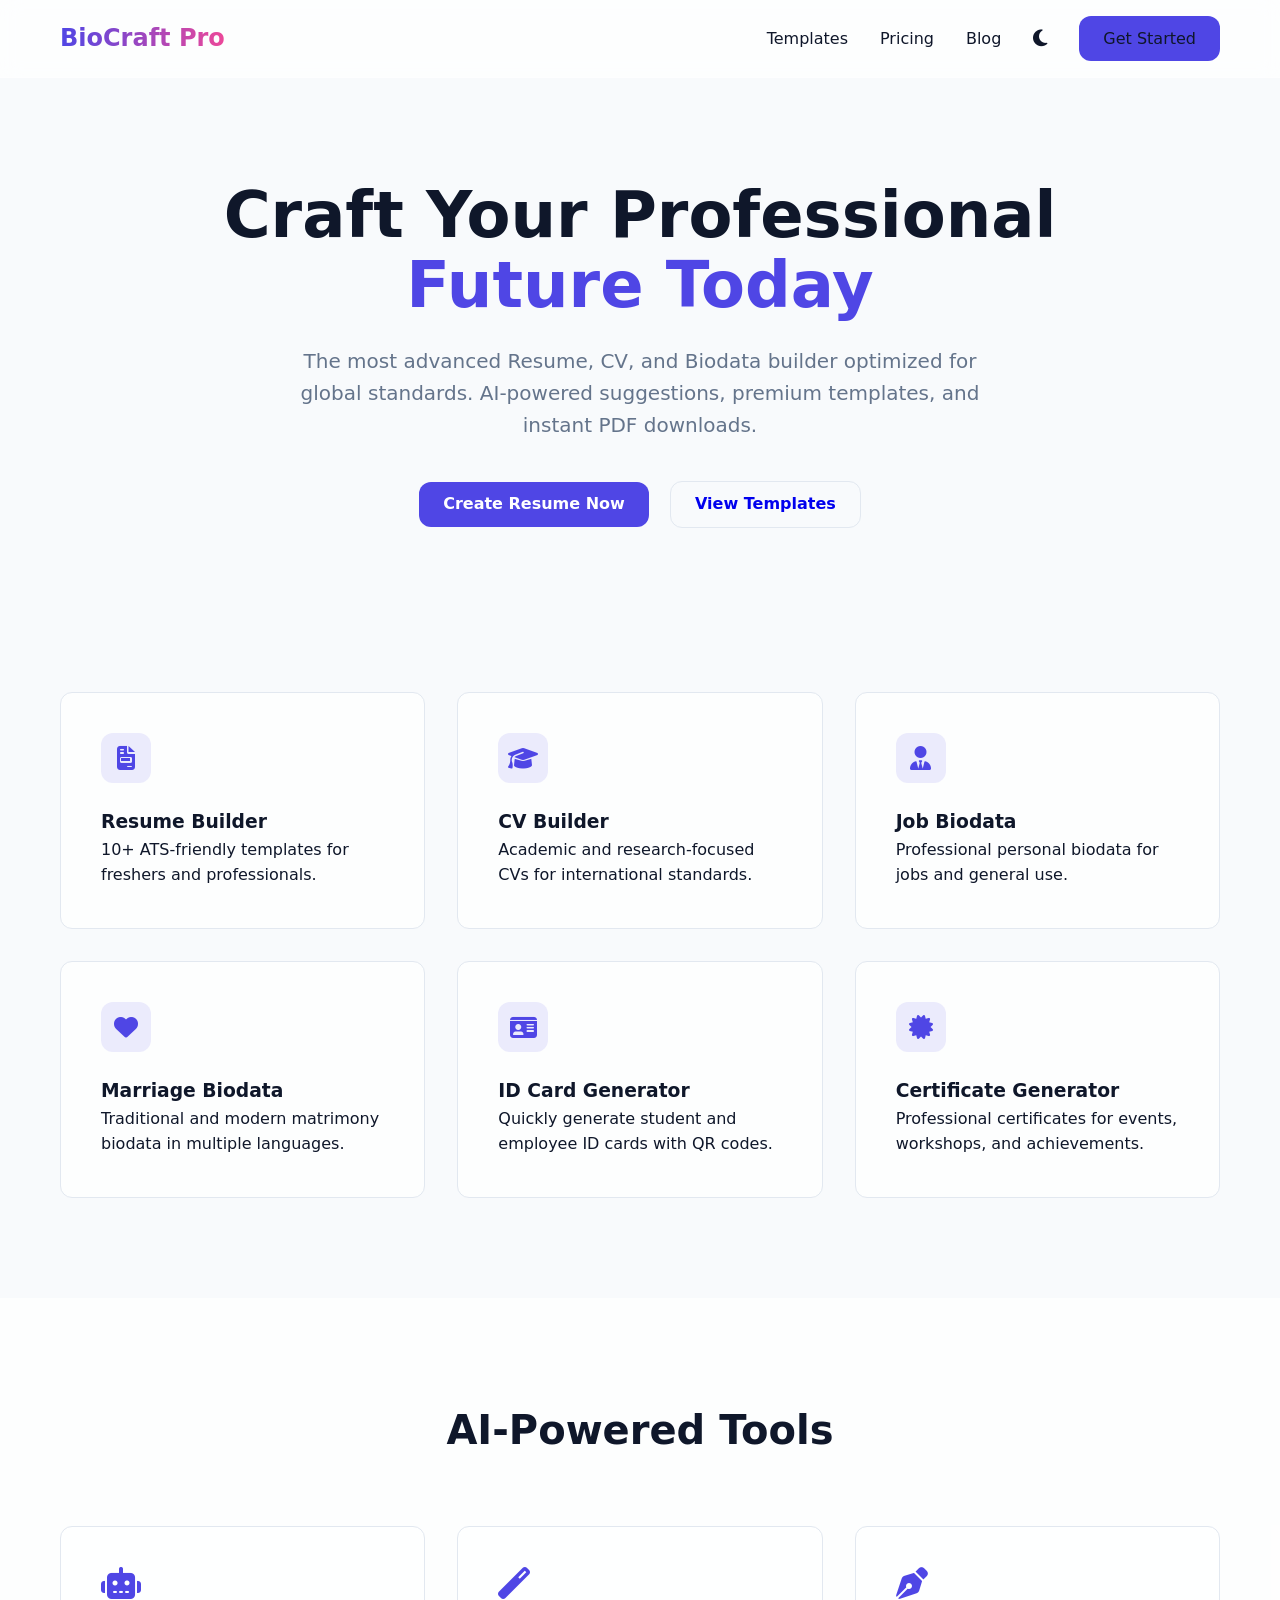
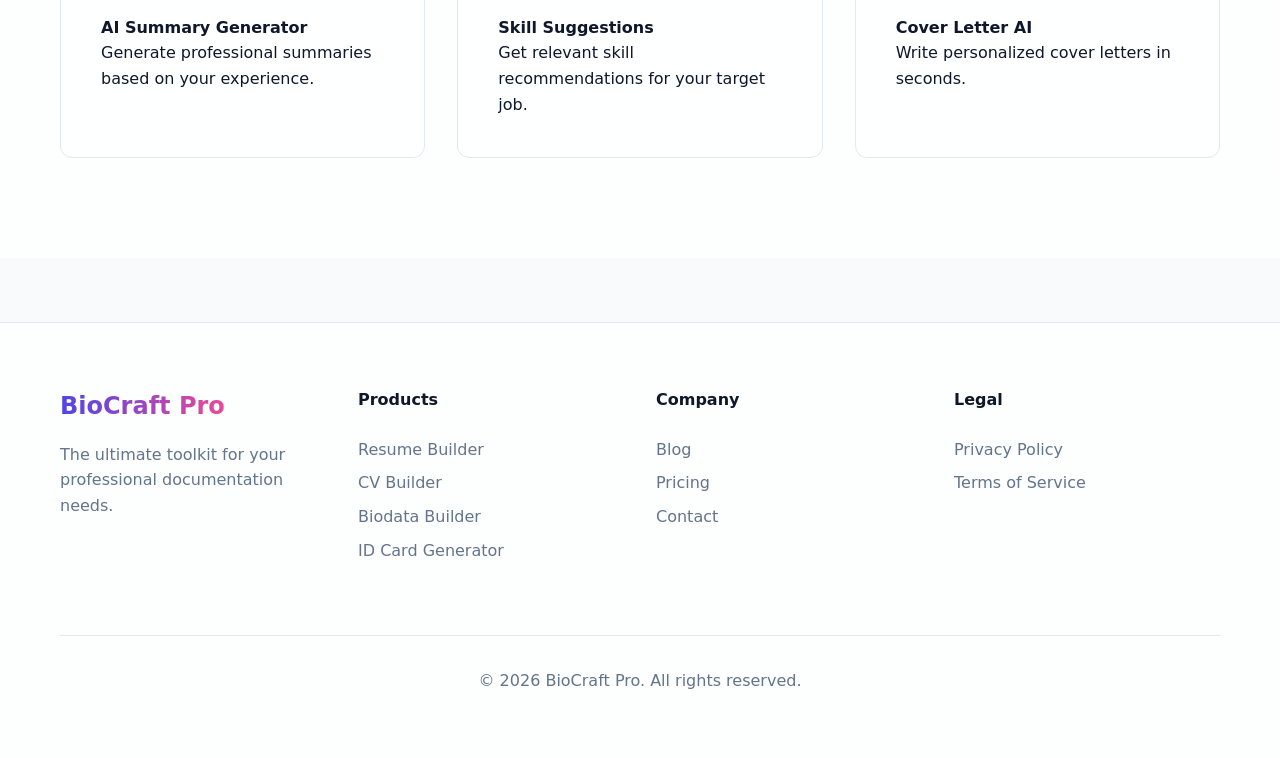
<file: index.html>
<!DOCTYPE html>
<html lang="en">
<head>
    <meta charset="UTF-8">
    <meta name="viewport" content="width=device-width, initial-scale=1.0">
    <title>BioCraft Pro | Professional Resume, CV & Biodata Builder</title>
    <meta name="description" content="Create professional Resumes, CVs, Biodata, Marriage Biodata, ID Cards, and Certificates with BioCraft Pro. Advanced templates, AI-powered features, and instant PDF export.">
    <link rel="stylesheet" href="css/style.css">
    <link rel="stylesheet" href="https://cdnjs.cloudflare.com/ajax/libs/font-awesome/6.4.0/css/all.min.css">
    <link rel="manifest" href="manifest.json">
</head>
<body>
    <header>
        <div class="container">
            <nav>
                <a href="index.html" class="logo">BioCraft Pro</a>
                <div class="nav-links">
                    <a href="templates.html">Templates</a>
                    <a href="pricing.html">Pricing</a>
                    <a href="blog.html">Blog</a>
                    <button class="theme-toggle" id="themeToggle">
                        <i class="fas fa-moon"></i>
                    </button>
                    <a href="contact.html" class="btn btn-primary">Get Started</a>
                </div>
            </nav>
        </div>
    </header>

    <main>
        <section class="hero">
            <div class="container">
                <h1>Craft Your Professional <br><span style="color: var(--primary)">Future Today</span></h1>
                <p>The most advanced Resume, CV, and Biodata builder optimized for global standards. AI-powered suggestions, premium templates, and instant PDF downloads.</p>
                <div class="hero-btns">
                    <a href="resume-builder.html" class="btn btn-primary">Create Resume Now</a>
                    <a href="templates.html" class="btn" style="border: 1px solid var(--border); margin-left: 1rem;">View Templates</a>
                </div>
            </div>
        </section>

        <section class="features">
            <div class="container">
                <div class="features-grid">
                    <a href="resume-builder.html" class="feature-card">
                        <div class="feature-icon"><i class="fas fa-file-invoice"></i></div>
                        <h3>Resume Builder</h3>
                        <p>10+ ATS-friendly templates for freshers and professionals.</p>
                    </a>
                    <a href="cv-builder.html" class="feature-card">
                        <div class="feature-icon"><i class="fas fa-graduation-cap"></i></div>
                        <h3>CV Builder</h3>
                        <p>Academic and research-focused CVs for international standards.</p>
                    </a>
                    <a href="biodata-builder.html" class="feature-card">
                        <div class="feature-icon"><i class="fas fa-user-tie"></i></div>
                        <h3>Job Biodata</h3>
                        <p>Professional personal biodata for jobs and general use.</p>
                    </a>
                    <a href="marriage-biodata-builder.html" class="feature-card">
                        <div class="feature-icon"><i class="fas fa-heart"></i></div>
                        <h3>Marriage Biodata</h3>
                        <p>Traditional and modern matrimony biodata in multiple languages.</p>
                    </a>
                    <a href="id-card-generator.html" class="feature-card">
                        <div class="feature-icon"><i class="fas fa-id-card"></i></div>
                        <h3>ID Card Generator</h3>
                        <p>Quickly generate student and employee ID cards with QR codes.</p>
                    </a>
                    <a href="certificate-generator.html" class="feature-card">
                        <div class="feature-icon"><i class="fas fa-certificate"></i></div>
                        <h3>Certificate Generator</h3>
                        <p>Professional certificates for events, workshops, and achievements.</p>
                    </a>
                </div>
            </div>
        </section>

        <section class="ai-features" style="padding: 100px 0; background: var(--card-bg); margin-top: 100px;">
            <div class="container">
                <h2 style="text-align: center; margin-bottom: 3rem; font-size: 2.5rem;">AI-Powered Tools</h2>
                <div class="features-grid">
                    <div class="feature-card">
                        <i class="fas fa-robot" style="font-size: 2rem; color: var(--primary); margin-bottom: 1rem;"></i>
                        <h4>AI Summary Generator</h4>
                        <p>Generate professional summaries based on your experience.</p>
                    </div>
                    <div class="feature-card">
                        <i class="fas fa-magic" style="font-size: 2rem; color: var(--primary); margin-bottom: 1rem;"></i>
                        <h4>Skill Suggestions</h4>
                        <p>Get relevant skill recommendations for your target job.</p>
                    </div>
                    <div class="feature-card">
                        <i class="fas fa-pen-nib" style="font-size: 2rem; color: var(--primary); margin-bottom: 1rem;"></i>
                        <h4>Cover Letter AI</h4>
                        <p>Write personalized cover letters in seconds.</p>
                    </div>
                </div>
            </div>
        </section>
    </main>

    <footer>
        <div class="container">
            <div class="footer-grid">
                <div class="footer-col">
                    <a href="#" class="logo">BioCraft Pro</a>
                    <p style="margin-top: 1rem; color: var(--text-muted)">The ultimate toolkit for your professional documentation needs.</p>
                </div>
                <div class="footer-col">
                    <h4>Products</h4>
                    <ul>
                        <li><a href="resume-builder.html">Resume Builder</a></li>
                        <li><a href="cv-builder.html">CV Builder</a></li>
                        <li><a href="biodata-builder.html">Biodata Builder</a></li>
                        <li><a href="id-card-generator.html">ID Card Generator</a></li>
                    </ul>
                </div>
                <div class="footer-col">
                    <h4>Company</h4>
                    <ul>
                        <li><a href="blog.html">Blog</a></li>
                        <li><a href="pricing.html">Pricing</a></li>
                        <li><a href="contact.html">Contact</a></li>
                    </ul>
                </div>
                <div class="footer-col">
                    <h4>Legal</h4>
                    <ul>
                        <li><a href="privacy-policy.html">Privacy Policy</a></li>
                        <li><a href="terms.html">Terms of Service</a></li>
                    </ul>
                </div>
            </div>
            <div style="text-align: center; margin-top: 4rem; padding-top: 2rem; border-top: 1px solid var(--border); color: var(--text-muted)">
                <p>&copy; 2026 BioCraft Pro. All rights reserved.</p>
            </div>
        </div>
    </footer>

    <script src="js/app.js"></script>
</body>
</html>
</file>
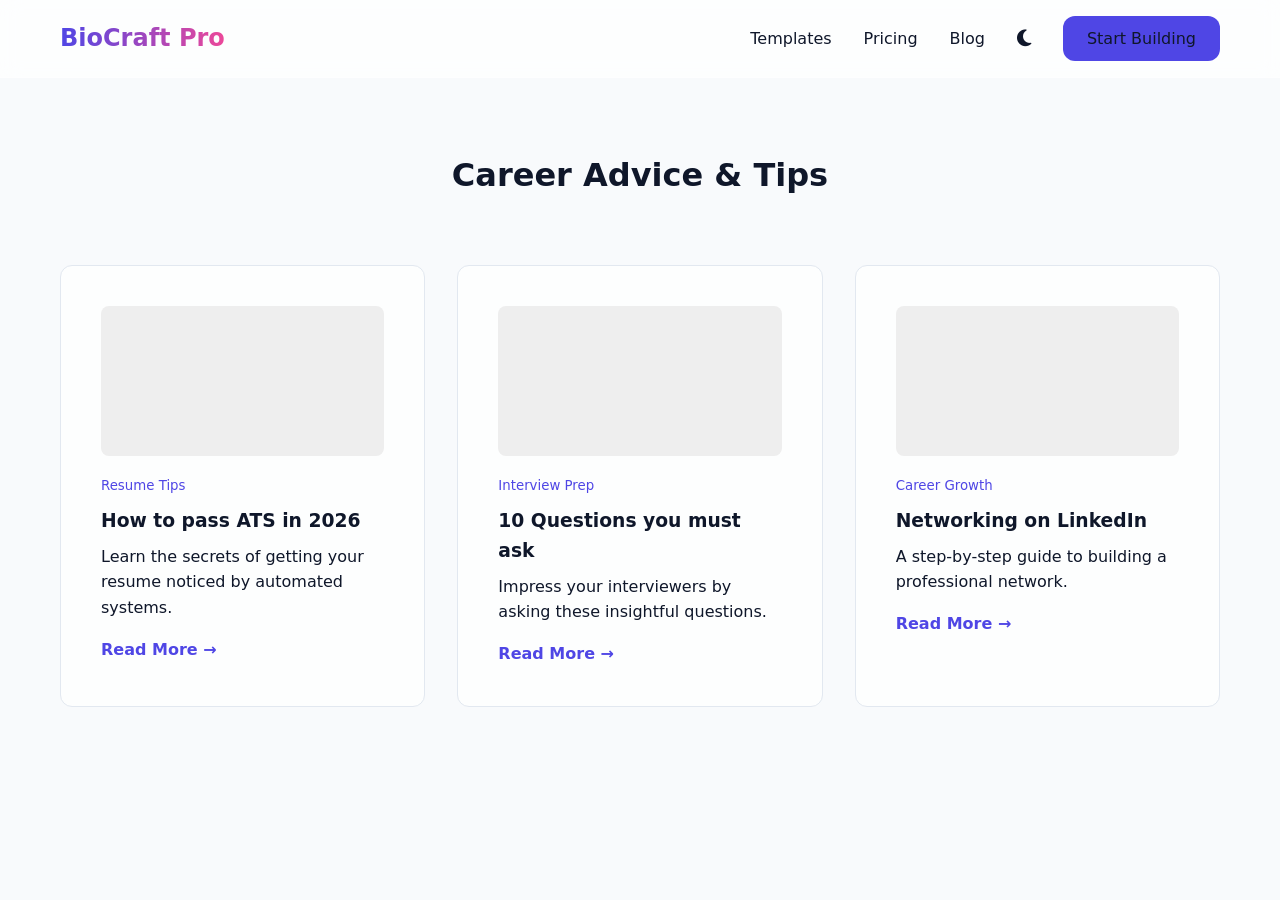
<file: blog.html>
<!DOCTYPE html>
<html lang="en">
<head>
    <meta charset="UTF-8">
    <meta name="viewport" content="width=device-width, initial-scale=1.0">
    <title>Blog | BioCraft Pro</title>
    <link rel="stylesheet" href="css/style.css">
    <link rel="stylesheet" href="https://cdnjs.cloudflare.com/ajax/libs/font-awesome/6.4.0/css/all.min.css">
</head>
<body>
    <header>
        <div class="container">
            <nav>
                <a href="index.html" class="logo">BioCraft Pro</a>
                <div class="nav-links">
                    <a href="templates.html">Templates</a>
                    <a href="pricing.html">Pricing</a>
                    <a href="blog.html">Blog</a>
                    <button class="theme-toggle" id="themeToggle"><i class="fas fa-moon"></i></button>
                    <a href="resume-builder.html" class="btn btn-primary">Start Building</a>
                </div>
            </nav>
        </div>
    </header>

    <main style="padding-top: 150px; padding-bottom: 100px;">
        <div class="container">
            <h1 style="text-align: center; margin-bottom: 4rem;">Career Advice & Tips</h1>
            
            <div class="features-grid">
                <article class="feature-card">
                    <div style="height: 150px; background: #eee; border-radius: 8px; margin-bottom: 1rem;"></div>
                    <small style="color: var(--primary);">Resume Tips</small>
                    <h3 style="margin: 0.5rem 0;">How to pass ATS in 2026</h3>
                    <p>Learn the secrets of getting your resume noticed by automated systems.</p>
                    <a href="#" style="color: var(--primary); text-decoration: none; font-weight: 600; display: inline-block; margin-top: 1rem;">Read More &rarr;</a>
                </article>

                <article class="feature-card">
                    <div style="height: 150px; background: #eee; border-radius: 8px; margin-bottom: 1rem;"></div>
                    <small style="color: var(--primary);">Interview Prep</small>
                    <h3 style="margin: 0.5rem 0;">10 Questions you must ask</h3>
                    <p>Impress your interviewers by asking these insightful questions.</p>
                    <a href="#" style="color: var(--primary); text-decoration: none; font-weight: 600; display: inline-block; margin-top: 1rem;">Read More &rarr;</a>
                </article>

                <article class="feature-card">
                    <div style="height: 150px; background: #eee; border-radius: 8px; margin-bottom: 1rem;"></div>
                    <small style="color: var(--primary);">Career Growth</small>
                    <h3 style="margin: 0.5rem 0;">Networking on LinkedIn</h3>
                    <p>A step-by-step guide to building a professional network.</p>
                    <a href="#" style="color: var(--primary); text-decoration: none; font-weight: 600; display: inline-block; margin-top: 1rem;">Read More &rarr;</a>
                </article>
            </div>
        </div>
    </main>

    <script src="js/app.js"></script>
</body>
</html>
</file>
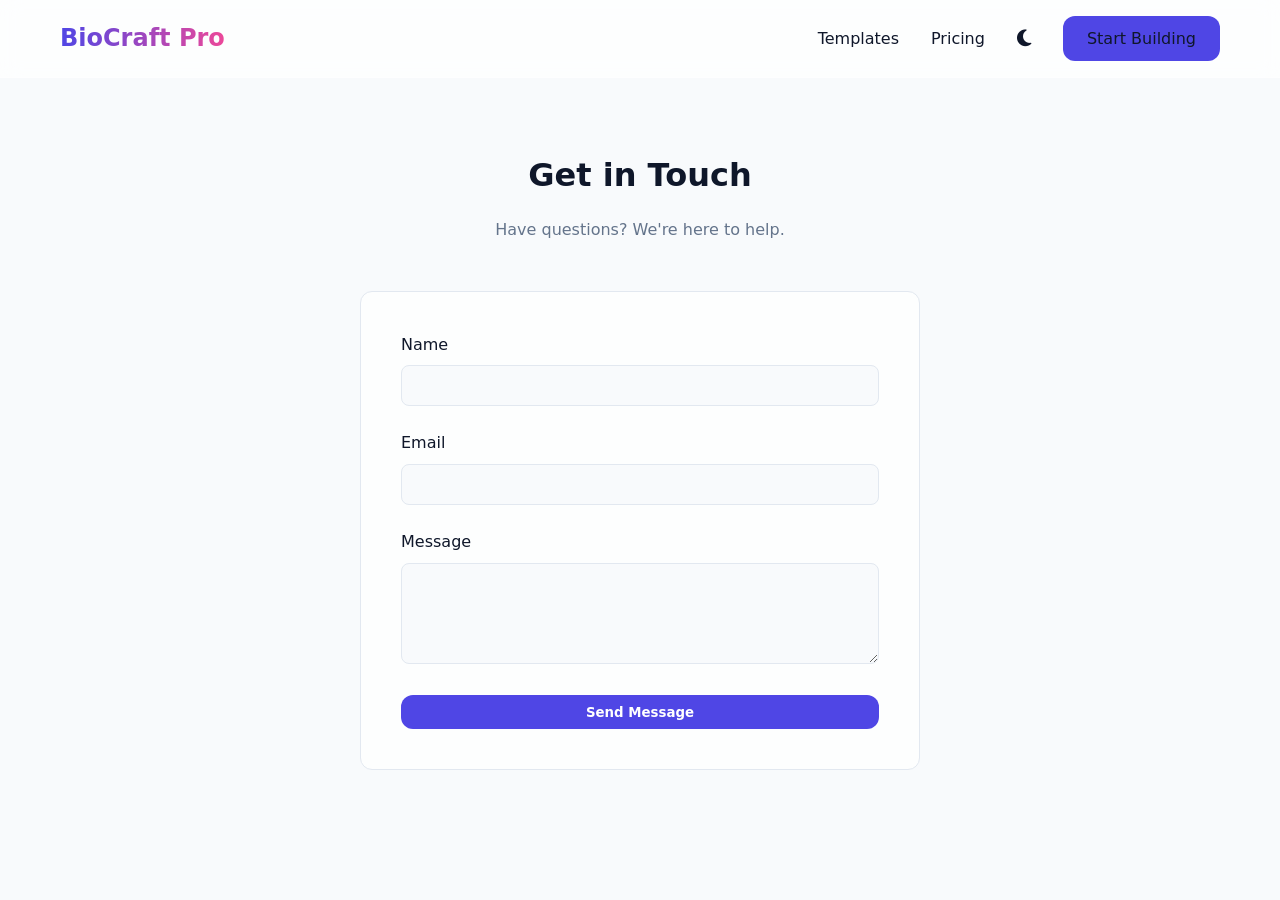
<file: contact.html>
<!DOCTYPE html>
<html lang="en">
<head>
    <meta charset="UTF-8">
    <meta name="viewport" content="width=device-width, initial-scale=1.0">
    <title>Contact Us | BioCraft Pro</title>
    <link rel="stylesheet" href="css/style.css">
    <link rel="stylesheet" href="https://cdnjs.cloudflare.com/ajax/libs/font-awesome/6.4.0/css/all.min.css">
</head>
<body>
    <header>
        <div class="container">
            <nav>
                <a href="index.html" class="logo">BioCraft Pro</a>
                <div class="nav-links">
                    <a href="templates.html">Templates</a>
                    <a href="pricing.html">Pricing</a>
                    <button class="theme-toggle" id="themeToggle"><i class="fas fa-moon"></i></button>
                    <a href="resume-builder.html" class="btn btn-primary">Start Building</a>
                </div>
            </nav>
        </div>
    </header>

    <main style="padding-top: 150px; padding-bottom: 100px;">
        <div class="container" style="max-width: 600px;">
            <h1 style="text-align: center; margin-bottom: 1rem;">Get in Touch</h1>
            <p style="text-align: center; color: var(--text-muted); margin-bottom: 3rem;">Have questions? We're here to help.</p>

            <form class="feature-card" onsubmit="event.preventDefault(); alert('Message sent successfully!');">
                <div class="form-group">
                    <label>Name</label>
                    <input type="text" class="form-control" required>
                </div>
                <div class="form-group">
                    <label>Email</label>
                    <input type="email" class="form-control" required>
                </div>
                <div class="form-group">
                    <label>Message</label>
                    <textarea class="form-control" rows="5" required></textarea>
                </div>
                <button type="submit" class="btn btn-primary" style="width: 100%;">Send Message</button>
            </form>
        </div>
    </main>

    <script src="js/app.js"></script>
</body>
</html>
</file>
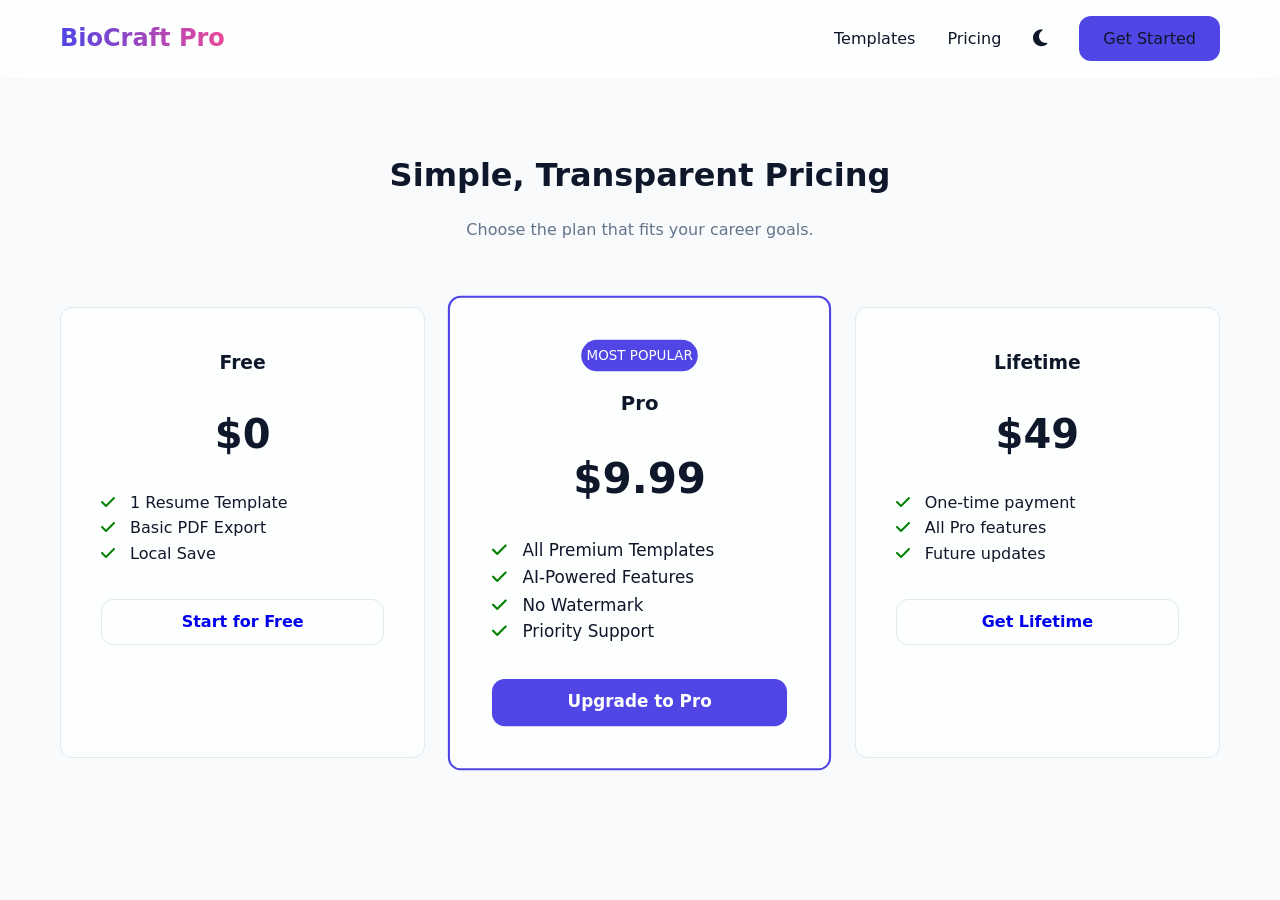
<file: pricing.html>
<!DOCTYPE html>
<html lang="en">
<head>
    <meta charset="UTF-8">
    <meta name="viewport" content="width=device-width, initial-scale=1.0">
    <title>Pricing | BioCraft Pro</title>
    <link rel="stylesheet" href="css/style.css">
    <link rel="stylesheet" href="https://cdnjs.cloudflare.com/ajax/libs/font-awesome/6.4.0/css/all.min.css">
</head>
<body>
    <header>
        <div class="container">
            <nav>
                <a href="index.html" class="logo">BioCraft Pro</a>
                <div class="nav-links">
                    <a href="templates.html">Templates</a>
                    <a href="pricing.html">Pricing</a>
                    <button class="theme-toggle" id="themeToggle"><i class="fas fa-moon"></i></button>
                    <a href="resume-builder.html" class="btn btn-primary">Get Started</a>
                </div>
            </nav>
        </div>
    </header>

    <main style="padding-top: 150px; padding-bottom: 100px;">
        <div class="container">
            <h1 style="text-align: center; margin-bottom: 1rem;">Simple, Transparent Pricing</h1>
            <p style="text-align: center; color: var(--text-muted); margin-bottom: 4rem;">Choose the plan that fits your career goals.</p>

            <div class="features-grid">
                <div class="feature-card" style="text-align: center;">
                    <h3>Free</h3>
                    <div style="font-size: 2.5rem; font-weight: 800; margin: 1.5rem 0;">$0</div>
                    <ul style="list-style: none; text-align: left; margin-bottom: 2rem;">
                        <li><i class="fas fa-check" style="color: green; margin-right: 10px;"></i> 1 Resume Template</li>
                        <li><i class="fas fa-check" style="color: green; margin-right: 10px;"></i> Basic PDF Export</li>
                        <li><i class="fas fa-check" style="color: green; margin-right: 10px;"></i> Local Save</li>
                    </ul>
                    <a href="resume-builder.html" class="btn" style="width: 100%; border: 1px solid var(--border);">Start for Free</a>
                </div>

                <div class="feature-card" style="text-align: center; border: 2px solid var(--primary); transform: scale(1.05);">
                    <div style="background: var(--primary); color: white; padding: 5px; border-radius: 20px; font-size: 0.8rem; display: inline-block; margin-bottom: 1rem;">MOST POPULAR</div>
                    <h3>Pro</h3>
                    <div style="font-size: 2.5rem; font-weight: 800; margin: 1.5rem 0;">$9.99</div>
                    <ul style="list-style: none; text-align: left; margin-bottom: 2rem;">
                        <li><i class="fas fa-check" style="color: green; margin-right: 10px;"></i> All Premium Templates</li>
                        <li><i class="fas fa-check" style="color: green; margin-right: 10px;"></i> AI-Powered Features</li>
                        <li><i class="fas fa-check" style="color: green; margin-right: 10px;"></i> No Watermark</li>
                        <li><i class="fas fa-check" style="color: green; margin-right: 10px;"></i> Priority Support</li>
                    </ul>
                    <a href="contact.html" class="btn btn-primary" style="width: 100%;">Upgrade to Pro</a>
                </div>

                <div class="feature-card" style="text-align: center;">
                    <h3>Lifetime</h3>
                    <div style="font-size: 2.5rem; font-weight: 800; margin: 1.5rem 0;">$49</div>
                    <ul style="list-style: none; text-align: left; margin-bottom: 2rem;">
                        <li><i class="fas fa-check" style="color: green; margin-right: 10px;"></i> One-time payment</li>
                        <li><i class="fas fa-check" style="color: green; margin-right: 10px;"></i> All Pro features</li>
                        <li><i class="fas fa-check" style="color: green; margin-right: 10px;"></i> Future updates</li>
                    </ul>
                    <a href="contact.html" class="btn" style="width: 100%; border: 1px solid var(--border);">Get Lifetime</a>
                </div>
            </div>
        </div>
    </main>

    <script src="js/app.js"></script>
</body>
</html>
</file>
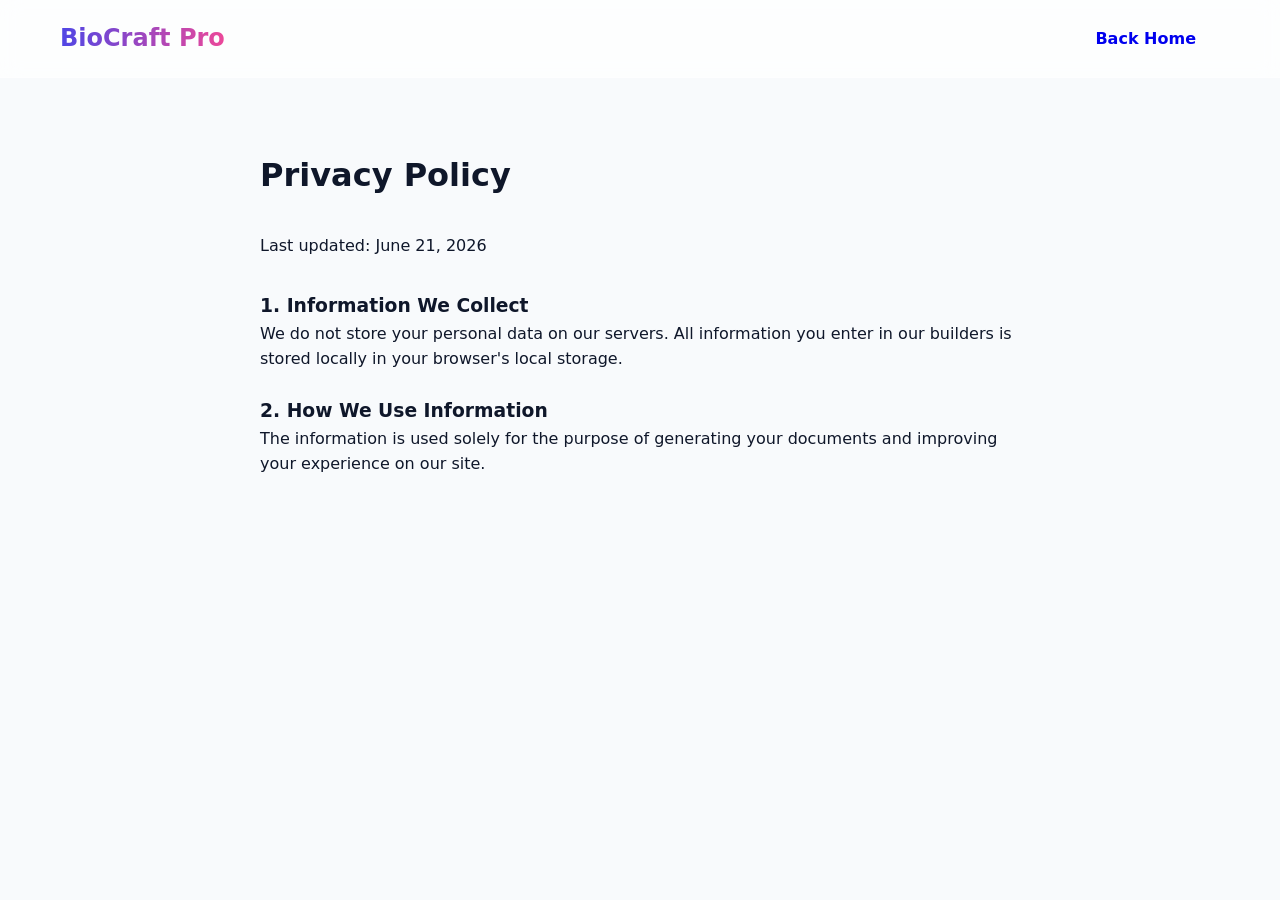
<file: privacy-policy.html>
<!DOCTYPE html>
<html lang="en">
<head>
    <meta charset="UTF-8">
    <meta name="viewport" content="width=device-width, initial-scale=1.0">
    <title>Privacy Policy | BioCraft Pro</title>
    <link rel="stylesheet" href="css/style.css">
</head>
<body>
    <header>
        <div class="container">
            <nav>
                <a href="index.html" class="logo">BioCraft Pro</a>
                <a href="index.html" class="btn">Back Home</a>
            </nav>
        </div>
    </header>
    <main style="padding-top: 150px;">
        <div class="container" style="max-width: 800px;">
            <h1>Privacy Policy</h1>
            <p style="margin-top: 2rem;">Last updated: June 21, 2026</p>
            <div style="margin-top: 2rem;">
                <h3>1. Information We Collect</h3>
                <p>We do not store your personal data on our servers. All information you enter in our builders is stored locally in your browser's local storage.</p>
                <h3 style="margin-top: 1.5rem;">2. How We Use Information</h3>
                <p>The information is used solely for the purpose of generating your documents and improving your experience on our site.</p>
            </div>
        </div>
    </main>
</body>
</html>
</file>
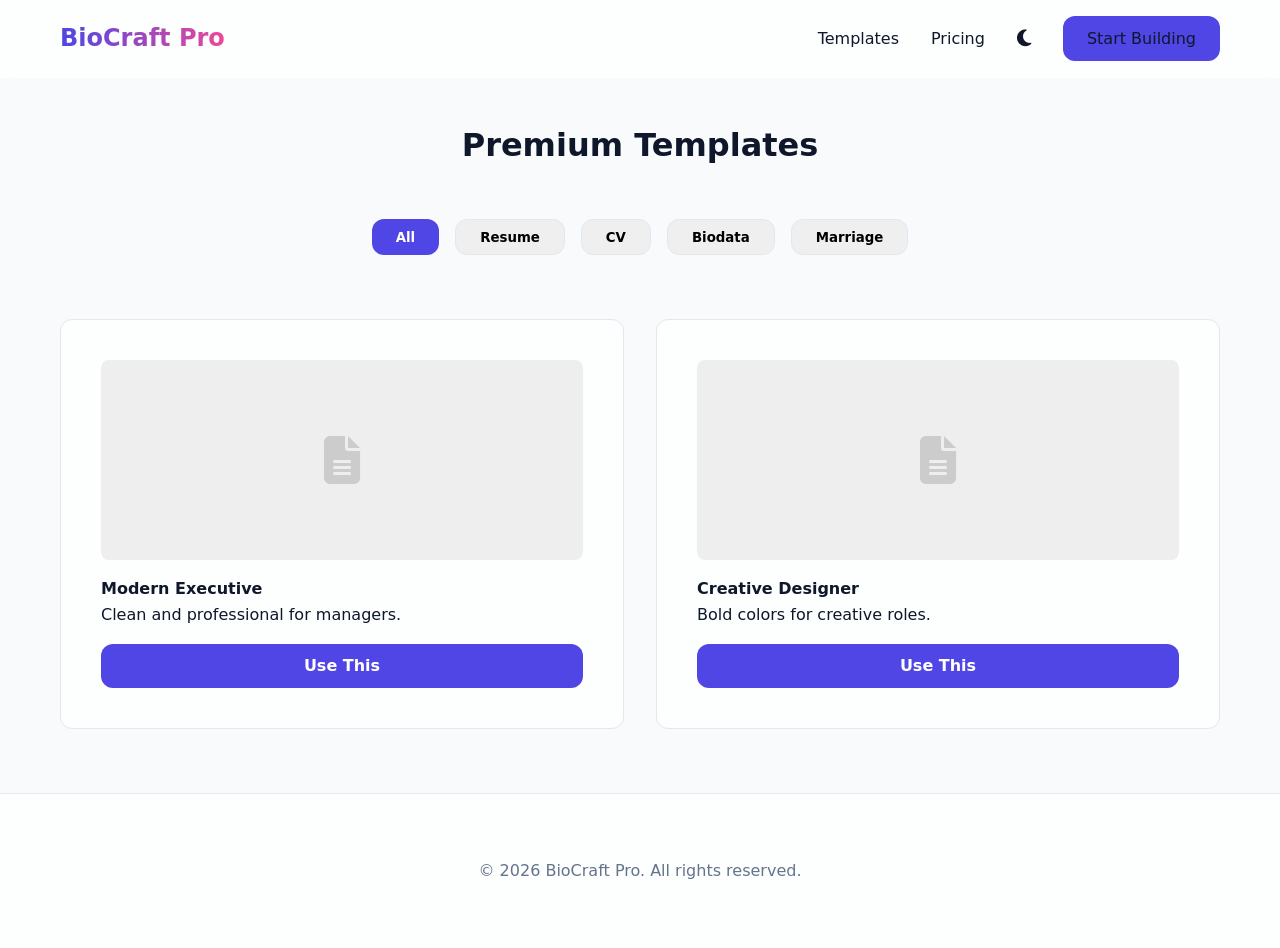
<file: templates.html>
<!DOCTYPE html>
<html lang="en">
<head>
    <meta charset="UTF-8">
    <meta name="viewport" content="width=device-width, initial-scale=1.0">
    <title>Templates | BioCraft Pro</title>
    <link rel="stylesheet" href="css/style.css">
    <link rel="stylesheet" href="https://cdnjs.cloudflare.com/ajax/libs/font-awesome/6.4.0/css/all.min.css">
</head>
<body>
    <header>
        <div class="container">
            <nav>
                <a href="index.html" class="logo">BioCraft Pro</a>
                <div class="nav-links">
                    <a href="templates.html">Templates</a>
                    <a href="pricing.html">Pricing</a>
                    <button class="theme-toggle" id="themeToggle"><i class="fas fa-moon"></i></button>
                    <a href="resume-builder.html" class="btn btn-primary">Start Building</a>
                </div>
            </nav>
        </div>
    </header>

    <main style="padding-top: 120px;">
        <div class="container">
            <h1 style="text-align: center; margin-bottom: 3rem;">Premium Templates</h1>
            
            <div class="template-categories" style="display: flex; gap: 1rem; justify-content: center; margin-bottom: 3rem;">
                <button class="btn btn-primary">All</button>
                <button class="btn" style="border: 1px solid var(--border)">Resume</button>
                <button class="btn" style="border: 1px solid var(--border)">CV</button>
                <button class="btn" style="border: 1px solid var(--border)">Biodata</button>
                <button class="btn" style="border: 1px solid var(--border)">Marriage</button>
            </div>

            <div class="features-grid">
                <!-- 10 Resume Templates placeholders -->
                <div class="feature-card">
                    <div style="height: 200px; background: #eee; border-radius: 8px; margin-bottom: 1rem; display: flex; align-items: center; justify-content: center;">
                        <i class="fas fa-file-alt" style="font-size: 3rem; color: #ccc;"></i>
                    </div>
                    <h4>Modern Executive</h4>
                    <p>Clean and professional for managers.</p>
                    <a href="resume-builder.html" class="btn btn-primary" style="width: 100%; text-align: center; margin-top: 1rem;">Use This</a>
                </div>
                <div class="feature-card">
                    <div style="height: 200px; background: #eee; border-radius: 8px; margin-bottom: 1rem; display: flex; align-items: center; justify-content: center;">
                        <i class="fas fa-file-alt" style="font-size: 3rem; color: #ccc;"></i>
                    </div>
                    <h4>Creative Designer</h4>
                    <p>Bold colors for creative roles.</p>
                    <a href="resume-builder.html" class="btn btn-primary" style="width: 100%; text-align: center; margin-top: 1rem;">Use This</a>
                </div>
                <!-- Repeat for other categories as needed -->
            </div>
        </div>
    </main>

    <footer>
        <div class="container">
            <div style="text-align: center; color: var(--text-muted)">
                <p>&copy; 2026 BioCraft Pro. All rights reserved.</p>
            </div>
        </div>
    </footer>

    <script src="js/app.js"></script>
</body>
</html>
</file>
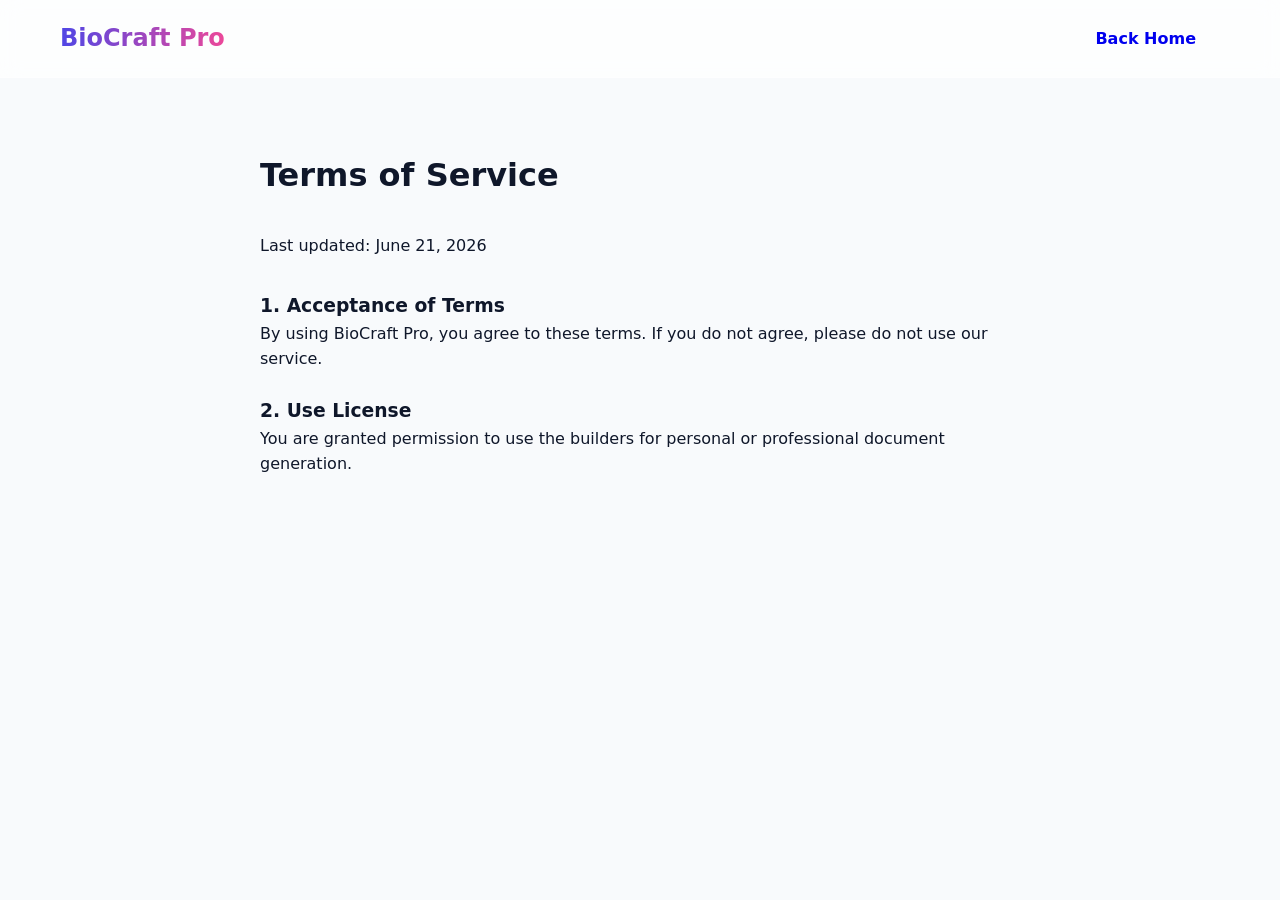
<file: terms.html>
<!DOCTYPE html>
<html lang="en">
<head>
    <meta charset="UTF-8">
    <meta name="viewport" content="width=device-width, initial-scale=1.0">
    <title>Terms of Service | BioCraft Pro</title>
    <link rel="stylesheet" href="css/style.css">
</head>
<body>
    <header>
        <div class="container">
            <nav>
                <a href="index.html" class="logo">BioCraft Pro</a>
                <a href="index.html" class="btn">Back Home</a>
            </nav>
        </div>
    </header>
    <main style="padding-top: 150px;">
        <div class="container" style="max-width: 800px;">
            <h1>Terms of Service</h1>
            <p style="margin-top: 2rem;">Last updated: June 21, 2026</p>
            <div style="margin-top: 2rem;">
                <h3>1. Acceptance of Terms</h3>
                <p>By using BioCraft Pro, you agree to these terms. If you do not agree, please do not use our service.</p>
                <h3 style="margin-top: 1.5rem;">2. Use License</h3>
                <p>You are granted permission to use the builders for personal or professional document generation.</p>
            </div>
        </div>
    </main>
</body>
</html>
</file>
<file: css/style.css>
:root {
    --primary: #4f46e5;
    --primary-dark: #4338ca;
    --secondary: #ec4899;
    --bg: #f8fafc;
    --text: #0f172a;
    --text-muted: #64748b;
    --card-bg: rgba(255, 255, 255, 0.8);
    --border: #e2e8f0;
    --glass: rgba(255, 255, 255, 0.7);
    --glass-border: rgba(255, 255, 255, 0.3);
    --shadow: 0 4px 6px -1px rgb(0 0 0 / 0.1), 0 2px 4px -2px rgb(0 0 0 / 0.1);
    --radius: 12px;
}

[data-theme="dark"] {
    --bg: #0f172a;
    --text: #f8fafc;
    --text-muted: #94a3b8;
    --card-bg: rgba(30, 41, 59, 0.8);
    --border: #334155;
    --glass: rgba(15, 23, 42, 0.7);
    --glass-border: rgba(255, 255, 255, 0.1);
}

* {
    margin: 0;
    padding: 0;
    box-sizing: border-box;
    font-family: 'Inter', system-ui, -apple-system, sans-serif;
}

body {
    background: var(--bg);
    color: var(--text);
    line-height: 1.6;
    transition: background 0.3s, color 0.3s;
    overflow-x: hidden;
}

.container {
    max-width: 1200px;
    margin: 0 auto;
    padding: 0 20px;
}

/* Glassmorphism Header */
header {
    position: fixed;
    top: 0;
    width: 100%;
    z-index: 1000;
    background: var(--glass);
    backdrop-filter: blur(10px);
    border-bottom: 1px solid var(--glass-border);
    padding: 1rem 0;
}

nav {
    display: flex;
    justify-content: space-between;
    align-items: center;
}

.logo {
    font-size: 1.5rem;
    font-weight: 800;
    background: linear-gradient(to right, var(--primary), var(--secondary));
    -webkit-background-clip: text;
    -webkit-text-fill-color: transparent;
    text-decoration: none;
}

.nav-links {
    display: flex;
    gap: 2rem;
    align-items: center;
}

.nav-links a {
    text-decoration: none;
    color: var(--text);
    font-weight: 500;
    transition: color 0.3s;
}

.nav-links a:hover {
    color: var(--primary);
}

.btn {
    padding: 0.6rem 1.5rem;
    border-radius: var(--radius);
    font-weight: 600;
    cursor: pointer;
    transition: all 0.3s;
    text-decoration: none;
    display: inline-block;
    border: none;
}

.btn-primary {
    background: var(--primary);
    color: white;
}

.btn-primary:hover {
    background: var(--primary-dark);
    transform: translateY(-2px);
    box-shadow: 0 10px 15px -3px rgba(79, 70, 229, 0.4);
}

.theme-toggle {
    background: none;
    border: none;
    color: var(--text);
    cursor: pointer;
    font-size: 1.2rem;
}

/* Hero Section */
.hero {
    padding: 180px 0 100px;
    text-align: center;
}

.hero h1 {
    font-size: 4rem;
    font-weight: 900;
    margin-bottom: 1.5rem;
    line-height: 1.1;
}

.hero p {
    font-size: 1.25rem;
    color: var(--text-muted);
    max-width: 700px;
    margin: 0 auto 2.5rem;
}

/* Feature Cards */
.features-grid {
    display: grid;
    grid-template-columns: repeat(auto-fit, minmax(300px, 1fr));
    gap: 2rem;
    margin-top: 4rem;
}

.feature-card {
    background: var(--card-bg);
    padding: 2.5rem;
    border-radius: var(--radius);
    border: 1px solid var(--border);
    transition: all 0.3s;
    text-decoration: none;
    color: inherit;
}

.feature-card:hover {
    transform: translateY(-10px);
    border-color: var(--primary);
    box-shadow: var(--shadow);
}

.feature-icon {
    width: 50px;
    height: 50px;
    background: rgba(79, 70, 229, 0.1);
    color: var(--primary);
    border-radius: 12px;
    display: flex;
    align-items: center;
    justify-content: center;
    font-size: 1.5rem;
    margin-bottom: 1.5rem;
}

/* Builder Layout */
.builder-container {
    display: flex;
    gap: 2rem;
    padding-top: 100px;
    min-height: 100vh;
}

.editor-sidebar {
    width: 400px;
    background: var(--card-bg);
    border-right: 1px solid var(--border);
    padding: 2rem;
    overflow-y: auto;
    height: calc(100vh - 100px);
    position: sticky;
    top: 100px;
}

.preview-area {
    flex: 1;
    padding: 2rem;
    background: #e2e8f0;
    display: flex;
    justify-content: center;
    overflow-y: auto;
}

.resume-paper {
    width: 210mm;
    min-height: 297mm;
    background: white;
    box-shadow: 0 0 20px rgba(0,0,0,0.1);
    padding: 20mm;
    color: #333;
}

/* Form Styles */
.form-group {
    margin-bottom: 1.5rem;
}

.form-group label {
    display: block;
    margin-bottom: 0.5rem;
    font-weight: 500;
}

.form-control {
    width: 100%;
    padding: 0.75rem;
    border-radius: 8px;
    border: 1px solid var(--border);
    background: var(--bg);
    color: var(--text);
}

/* Footer */
footer {
    padding: 4rem 0;
    background: var(--card-bg);
    border-top: 1px solid var(--border);
    margin-top: 4rem;
}

.footer-grid {
    display: grid;
    grid-template-columns: repeat(auto-fit, minmax(200px, 1fr));
    gap: 2rem;
}

.footer-col h4 {
    margin-bottom: 1.5rem;
}

.footer-col ul {
    list-style: none;
}

.footer-col ul li {
    margin-bottom: 0.5rem;
}

.footer-col ul li a {
    text-decoration: none;
    color: var(--text-muted);
    transition: color 0.3s;
}

.footer-col ul li a:hover {
    color: var(--primary);
}

/* Mobile Responsive */
@media (max-width: 768px) {
    .hero h1 { font-size: 2.5rem; }
    .nav-links { display: none; }
    .builder-container { flex-direction: column; }
    .editor-sidebar { width: 100%; position: static; height: auto; }
    .resume-paper { width: 100%; padding: 10mm; }
}
</file>
